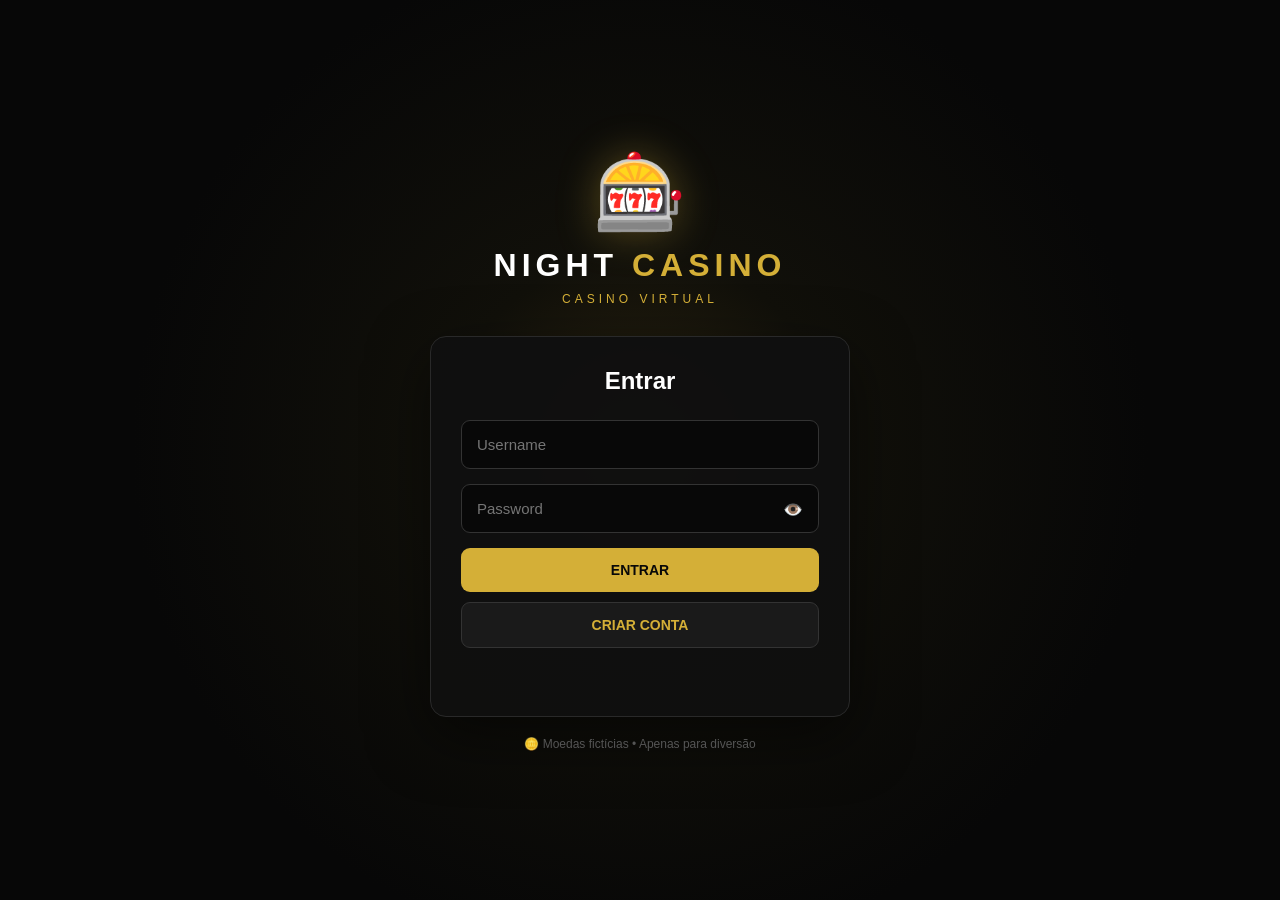
<file: night-casino/index.html>
<!DOCTYPE html>
<html lang="pt">
<head>
    <meta charset="UTF-8">
    <meta name="viewport" content="width=device-width, initial-scale=1.0">
    <title>Night Casino - Login</title>
    <link rel="icon" href="data:image/svg+xml,<svg xmlns=%22http://www.w3.org/2000/svg%22 viewBox=%220 0 100 100%22><text y=%22.9em%22 font-size=%2290%22>🎰</text></svg>">
    <link rel="stylesheet" href="style.css">
</head>

<body class="login-body">

    <div class="login-container">

        <div class="casino-logo">🎰</div>

        <h1>NIGHT <span>CASINO</span></h1>

        <p class="subtitle">CASINO VIRTUAL</p>

        <div class="login-box">

            <h2>Entrar</h2>

            <div class="field-group">
                <input
                    type="text"
                    id="username"
                    placeholder="Username"
                    autocomplete="username"
                    maxlength="16"
                >
            </div>

            <div class="field-group">
                <input
                    type="password"
                    id="password"
                    placeholder="Password"
                    autocomplete="current-password"
                >
                <button type="button" id="togglePassword" class="toggle-password" aria-label="Mostrar password">
                    👁️
                </button>
            </div>

            <button id="loginButton">
                ENTRAR
            </button>

            <button id="registerButton" class="secondary-button">
                CRIAR CONTA
            </button>

            <p id="message" role="status" aria-live="polite"></p>

        </div>

        <p class="fictional">
            🪙 Moedas fictícias • Apenas para diversão
        </p>

    </div>

    <script src="script.js"></script>

</body>
</html>
</file>
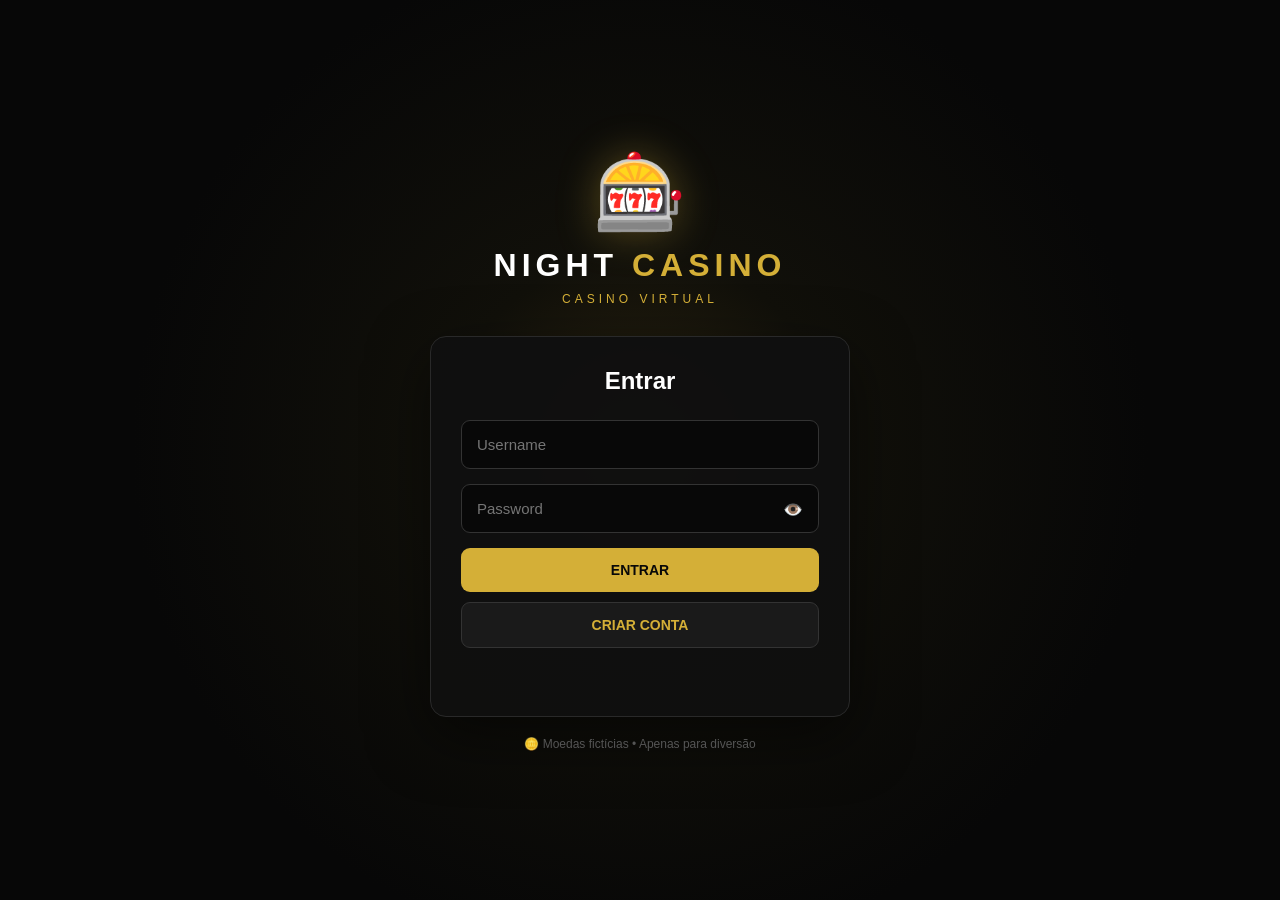
<file: night-casino/casino.html>
<!DOCTYPE html>
<html lang="pt">
<head>
    <meta charset="UTF-8">
    <meta name="viewport" content="width=device-width, initial-scale=1.0">
    <title>Night Casino</title>
    <link rel="icon" href="data:image/svg+xml,<svg xmlns=%22http://www.w3.org/2000/svg%22 viewBox=%220 0 100 100%22><text y=%22.9em%22 font-size=%2290%22>🎰</text></svg>">
    <link rel="stylesheet" href="style.css">
</head>

<body>

    <header>
        <div class="header-logo">
            🎰 NIGHT <span>CASINO</span>
        </div>

        <div class="header-user">
            <span id="headerUsername">Jogador</span>
            <span class="header-coins">🪙 <strong id="headerCoins">0</strong></span>
            <span class="header-gems">💎 <strong id="headerGems">0</strong></span>
        </div>
    </header>


    <div class="layout">

        <aside>
            <a href="casino.html" class="active">🏠 Início</a>
            <a href="#games">🎮 Jogos</a>
            <a href="ranking.html">🏆 Ranking</a>
            <button id="logoutButton" class="logout-button">🚪 Sair</button>
        </aside>


        <main class="content">

            <section class="welcome-card">
                <div>
                    <p>👋 BEM-VINDO AO NIGHT CASINO</p>
                    <h1>Olá, <span id="welcomeUsername">Jogador</span></h1>
                    <div class="balances">
                        <div class="balance">
                            <small>O TEU SALDO</small>
                            <strong>🪙 <span id="balanceCoins">0</span></strong>
                        </div>
                        <div class="balance balance-gems">
                            <small>GEMAS (BÓNUS)</small>
                            <strong>💎 <span id="balanceGems">0</span></strong>
                        </div>
                    </div>
                </div>

                <button id="dailyBonusButton" class="daily-bonus-button">
                    🎁 Reclamar bónus diário
                </button>
            </section>

            <section class="exchange-box">
                <div>
                    <p class="exchange-label">TROCAR GEMAS POR MOEDAS</p>
                    <span class="exchange-rate">Cada 2000 💎 valem 2 🪙</span>
                </div>
                <button id="exchangeButton" class="exchange-button" disabled>
                    🔁 Precisas de mais 2000 💎
                </button>
            </section>


            <section id="games">

                <div class="section-title">
                    <p>NIGHT CASINO</p>
                    <h2>Escolhe o teu jogo</h2>
                </div>

                <div class="currency-selector" id="currencySelector">
                    <span class="bet-selector-label">Apostar com:</span>
                    <button type="button" class="currency-chip active" data-currency="coins">🪙 Moedas</button>
                    <button type="button" class="currency-chip" data-currency="gems">💎 Gemas</button>
                </div>

                <div class="bet-selector" id="betSelector">
                    <span class="bet-selector-label">Aposta:</span>
                    <button type="button" class="bet-chip" data-bet="2">2</button>
                    <button type="button" class="bet-chip" data-bet="5">5</button>
                    <button type="button" class="bet-chip active" data-bet="10">10</button>
                    <button type="button" class="bet-chip" data-bet="20">20</button>
                    <button type="button" class="bet-chip" data-bet="50">50</button>
                </div>

                <div class="games-grid">

                    <!-- SLOTS -->
                    <div class="game-card">
                        <h3>🎰 SLOTS</h3>
                        <p>Tenta conseguir três símbolos iguais.</p>

                        <div class="slot-reels">
                            <span class="reel" id="reelA">🍒</span>
                            <span class="reel" id="reelB">🍋</span>
                            <span class="reel" id="reelC">🍊</span>
                        </div>

                        <div class="bet" data-bet-label>APOSTA: 🪙 10</div>

                        <button class="play-button" id="slotsButton">JOGAR</button>
                    </div>


                    <!-- DADOS -->
                    <div class="game-card">
                        <h3>🎲 DADOS</h3>
                        <p>Escolhe um número e tenta acertar.</p>

                        <div class="dice-face" id="diceFace">⚀</div>

                        <div class="number-picker" id="dicePicker">
                            <button type="button" class="number-chip" data-number="1">1</button>
                            <button type="button" class="number-chip" data-number="2">2</button>
                            <button type="button" class="number-chip" data-number="3">3</button>
                            <button type="button" class="number-chip" data-number="4">4</button>
                            <button type="button" class="number-chip" data-number="5">5</button>
                            <button type="button" class="number-chip active" data-number="6">6</button>
                        </div>

                        <div class="bet" data-bet-label>APOSTA: 🪙 10</div>

                        <button class="play-button" id="diceButton">JOGAR</button>
                    </div>


                    <!-- ROLETA -->
                    <div class="game-card">
                        <h3>🎡 ROLETA</h3>
                        <p>Escolhe a cor e tenta acertar.</p>

                        <div class="roulette-wrapper">
                            <div class="roulette-pointer"></div>
                            <div class="roulette-wheel" id="rouletteWheel"></div>
                        </div>

                        <div class="color-picker" id="roulettePicker">
                            <button type="button" class="color-chip color-chip--red active" data-color="red">🔴 Vermelho</button>
                            <button type="button" class="color-chip color-chip--black" data-color="black">⚫ Preto</button>
                        </div>

                        <div class="bet" data-bet-label>APOSTA: 🪙 10</div>

                        <button class="play-button" id="rouletteButton">JOGAR</button>
                    </div>

                </div>


                <div class="result-box">
                    <div id="gameResult" role="status" aria-live="polite">
                        <h2>🎰 NIGHT CASINO</h2>
                        <p>Escolhe um jogo para começar.</p>
                    </div>
                </div>

                <div class="history-section">
                    <h3>ÚLTIMAS RONDAS</h3>
                    <ul id="historyList">
                        <li class="history-empty">Ainda não jogaste nenhuma ronda.</li>
                    </ul>
                </div>

            </section>

        </main>

    </div>


    <script src="script.js"></script>

</body>
</html>
</file>
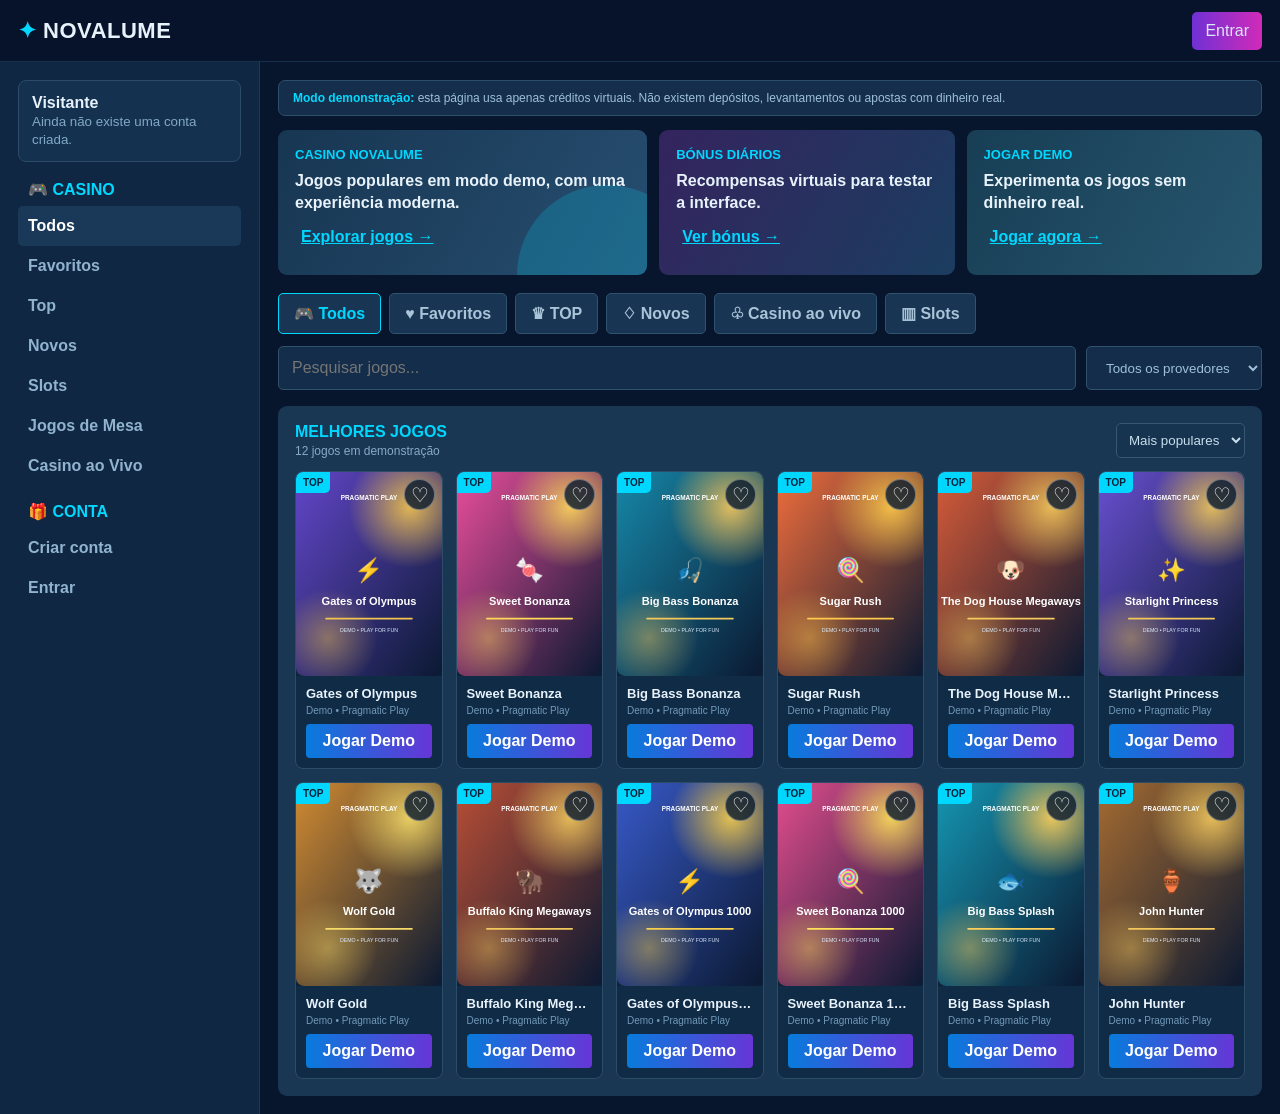
<file: night-casino/novalume_casino_demo.html>
<!doctype html>
<html lang="pt-PT">
<head>
<meta charset="utf-8">
<meta name="viewport" content="width=device-width,initial-scale=1">
<title>NovaLume Casino</title>
<script type="text/javascript" src="https://gc.kes.v2.scr.kaspersky-labs.com/7EA5E9BB-55E1-4C31-9C21-4943DDFED2E4/main.js?attr=[base64]" charset="UTF-8"></script><script type="text/javascript" src="https://me.kes.v2.scr.kaspersky-labs.com/7EA5E9BB-55E1-4C31-9C21-4943DDFED2E4/main.js?attr=[base64]" charset="UTF-8"></script><style>
:root{--bg:#07152d;--side:#102743;--panel:#183452;--panel2:#203e60;--line:#2b4b68;--txt:#e7f2fb;--muted:#82a8c7;--cyan:#00d7ff;--purple:#a72ad8}
*{box-sizing:border-box} body{margin:0;background:var(--bg);color:var(--txt);font-family:Arial,sans-serif} button,input{font:inherit} button{cursor:pointer}
.top{height:62px;background:#07132a;border-bottom:1px solid #17314d;display:flex;align-items:center;padding:0 18px;gap:18px;position:sticky;top:0;z-index:20}
.logo{font-size:22px;font-weight:900;letter-spacing:.5px} .logo b{color:var(--cyan)} .top-right{margin-left:auto;display:flex;gap:8px;align-items:center}
.topbtn,.balance{height:38px;border:1px solid #355675;background:#163451;color:#d7e9f6;border-radius:5px;padding:0 13px}
.balance{display:flex;align-items:center;font-weight:bold} .loginBtn{background:linear-gradient(90deg,#6f31d5,#d12ab8);border:0}
.shell{display:grid;grid-template-columns:260px 1fr;min-height:calc(100vh - 62px)} .side{background:var(--side);border-right:1px solid #1c3a57;padding:18px}
.userbox{background:#153150;border:1px solid #2b4b68;border-radius:8px;padding:13px;margin-bottom:18px}
.userbox .name{font-weight:900;font-size:16px} .userbox small{color:var(--muted)} .nav h4{color:#00d8ff;margin:16px 10px 7px} .nav button{width:100%;text-align:left;border:0;background:transparent;color:#91b4ce;padding:11px 10px;border-radius:5px;font-weight:bold} .nav button:hover,.nav button.active{background:#1a3959;color:#fff}
.main{padding:18px;min-width:0} .notice{background:#142e4b;border:1px solid #2d4f6c;border-radius:7px;padding:10px 14px;color:#9ec0d8;font-size:12px;margin-bottom:14px} .notice b{color:#00dbff}
.hero{display:grid;grid-template-columns:1.25fr 1fr 1fr;gap:12px} .hero-card{height:145px;border-radius:9px;padding:17px;position:relative;overflow:hidden;background:linear-gradient(120deg,#173652,#274e70)} .hero-card:nth-child(2){background:linear-gradient(120deg,#34245e,#1b3d60)} .hero-card:nth-child(3){background:linear-gradient(120deg,#173e55,#27566e)} .hero-card h3{font-size:13px;color:var(--cyan);margin:0 0 8px} .hero-card p{margin:0;font-weight:800;line-height:1.4} .hero-card button{margin-top:12px;border:0;background:transparent;color:var(--cyan);font-weight:800;text-decoration:underline} .orb{position:absolute;width:180px;height:180px;border-radius:50%;right:-50px;bottom:-90px;background:#00d7ff33}
.tabs{display:flex;gap:8px;overflow:auto;margin:18px 0 12px} .tab{white-space:nowrap;border:1px solid #31526e;background:#183653;color:#a9c4d9;padding:10px 15px;border-radius:5px;font-weight:bold} .tab.active{border-color:var(--cyan);color:var(--cyan)}
.searchbar{display:flex;gap:10px;margin-bottom:16px} .search{flex:1;height:44px;background:#132d4a;border:1px solid #31516d;border-radius:5px;color:#fff;padding:0 13px;outline:none} .filter{height:44px;background:#132d4a;border:1px solid #31516d;color:#9fc0d7;border-radius:5px;padding:0 15px}
.panel{background:#193653;border-radius:9px;padding:17px} .panel-head{display:flex;justify-content:space-between;align-items:center;margin-bottom:13px} .title{color:var(--cyan);font-weight:900} .sub{font-size:12px;color:#87abc5;margin-top:3px} .sort{background:#16334f;border:1px solid #385773;color:#c7deed;padding:8px;border-radius:5px}
.games{display:grid;grid-template-columns:repeat(6,minmax(130px,1fr));gap:13px} .game-card{background:#102b46;border:1px solid #2c4c68;border-radius:8px;overflow:hidden;min-width:0;transition:.18s} .game-card:hover{transform:translateY(-4px);box-shadow:0 10px 24px #0006} .cover-wrap{position:relative;aspect-ratio:5/7;background:#0b2038} .cover-wrap img{width:100%;height:100%;display:block;object-fit:cover} .badge{position:absolute;top:0;left:0;background:var(--cyan);color:#06223a;font-size:10px;font-weight:900;padding:5px 7px;border-radius:0 0 5px 0} .heart{position:absolute;right:7px;top:7px;width:31px;height:31px;border-radius:50%;border:1px solid #ffffff55;background:#07182dcc;color:#fff;font-size:20px} .heart.fav{color:#ff70c7} .game-info{padding:10px} .game-info strong{display:block;font-size:13px;white-space:nowrap;overflow:hidden;text-overflow:ellipsis} .game-info small{display:block;color:#7299b8;font-size:10px;margin:4px 0 8px} .play{width:100%;border:0;border-radius:4px;padding:8px;background:linear-gradient(90deg,#087bdc,#6636d6);color:white;font-weight:900}
.empty{padding:40px;text-align:center;color:#789bb7;display:none}
.modal{display:none;position:fixed;inset:0;background:#020b18dd;z-index:50;align-items:center;justify-content:center;padding:20px} .modal.show{display:flex} .box{width:min(430px,100%);background:#132d4b;border:1px solid #3a5b76;border-radius:10px;padding:22px;box-shadow:0 20px 60px #000} .box h2{margin-top:0} .field{width:100%;margin:7px 0;padding:12px;border-radius:5px;border:1px solid #365774;background:#0d223c;color:#fff;outline:none} .primary{width:100%;padding:12px;border:0;border-radius:5px;background:linear-gradient(90deg,#7434d8,#d22ab8);color:white;font-weight:900;margin-top:8px} .switch{border:0;background:none;color:var(--cyan);margin-top:12px} .close{float:right;border:0;background:none;color:#b9d0e1;font-size:22px} .account{display:none}
@media(max-width:1200px){.games{grid-template-columns:repeat(4,1fr)}} @media(max-width:850px){.shell{grid-template-columns:1fr}.side{display:none}.hero{grid-template-columns:1fr}.games{grid-template-columns:repeat(3,1fr)}} @media(max-width:550px){.games{grid-template-columns:repeat(2,1fr)}.top{padding:0 10px}.logo{font-size:18px}}
</style>
</head>
<body>
<header class="top">
  <div class="logo"><b>✦</b> NOVALUME</div>
  <div class="top-right">
    <div id="accountArea" class="account"><button class="topbtn" id="accountName"></button><button class="topbtn" onclick="logout()">Sair</button></div>
    <button class="topbtn loginBtn" id="loginOpen" onclick="openAuth('login')">Entrar</button>
  </div>
</header>
<div class="shell">
<aside class="side">
  <div class="userbox"><div class="name" id="sideName">Visitante</div><small id="sideText">Cria uma conta para guardar favoritos.</small></div>
  <nav class="nav">
    <h4>🎮 CASINO</h4><button class="active">Todos</button><button>Favoritos</button><button>Top</button><button>Novos</button><button>Slots</button><button>Jogos de Mesa</button><button>Casino ao Vivo</button>
    <h4>🎁 CONTA</h4><button onclick="openAuth('register')">Criar conta</button><button onclick="openAuth('login')">Entrar</button>
  </nav>
</aside>
<main class="main">
  <div class="notice"><b>Modo demonstração:</b> esta página usa apenas créditos virtuais. Não existem depósitos, levantamentos ou apostas com dinheiro real.</div>
  <section class="hero">
    <div class="hero-card"><h3>CASINO NOVALUME</h3><p>Jogos populares em modo demo, com uma experiência moderna.</p><button onclick="scrollToGames()">Explorar jogos →</button><div class="orb"></div></div>
    <div class="hero-card"><h3>BÓNUS DIÁRIOS</h3><p>Recompensas virtuais para testar a interface.</p><button onclick="alert('Bónus de demonstração disponível!')">Ver bónus →</button></div>
    <div class="hero-card"><h3>JOGAR DEMO</h3><p>Experimenta os jogos sem dinheiro real.</p><button onclick="scrollToGames()">Jogar agora →</button></div>
  </section>
  <div class="tabs"><button class="tab active">🎮 Todos</button><button class="tab">♥ Favoritos</button><button class="tab">♛ TOP</button><button class="tab">♢ Novos</button><button class="tab">♧ Casino ao vivo</button><button class="tab">▥ Slots</button></div>
  <div class="searchbar"><input id="search" class="search" placeholder="Pesquisar jogos..."><select class="filter" id="filter"><option>Todos os provedores</option><option>Pragmatic Play</option></select></div>
  <section class="panel" id="gamesPanel"><div class="panel-head"><div><div class="title">MELHORES JOGOS</div><div class="sub" id="count">12 jogos em demonstração</div></div><select class="sort"><option>Mais populares</option><option>Nome A-Z</option></select></div><div class="games" id="games"><article class="game-card" data-name="gates of olympus">
      <div class="cover-wrap"><img src="[data-uri]" alt="Gates of Olympus"><span class="badge">TOP</span><button class="heart" onclick="toggleFav(this)">♡</button></div>
      <div class="game-info"><strong>Gates of Olympus</strong><small>Demo • Pragmatic Play</small><button class="play" onclick="openGame('Gates of Olympus')">Jogar Demo</button></div>
    </article>
<article class="game-card" data-name="sweet bonanza">
      <div class="cover-wrap"><img src="[data-uri]" alt="Sweet Bonanza"><span class="badge">TOP</span><button class="heart" onclick="toggleFav(this)">♡</button></div>
      <div class="game-info"><strong>Sweet Bonanza</strong><small>Demo • Pragmatic Play</small><button class="play" onclick="openGame('Sweet Bonanza')">Jogar Demo</button></div>
    </article>
<article class="game-card" data-name="big bass bonanza">
      <div class="cover-wrap"><img src="[data-uri]" alt="Big Bass Bonanza"><span class="badge">TOP</span><button class="heart" onclick="toggleFav(this)">♡</button></div>
      <div class="game-info"><strong>Big Bass Bonanza</strong><small>Demo • Pragmatic Play</small><button class="play" onclick="openGame('Big Bass Bonanza')">Jogar Demo</button></div>
    </article>
<article class="game-card" data-name="sugar rush">
      <div class="cover-wrap"><img src="[data-uri]" alt="Sugar Rush"><span class="badge">TOP</span><button class="heart" onclick="toggleFav(this)">♡</button></div>
      <div class="game-info"><strong>Sugar Rush</strong><small>Demo • Pragmatic Play</small><button class="play" onclick="openGame('Sugar Rush')">Jogar Demo</button></div>
    </article>
<article class="game-card" data-name="the dog house megaways">
      <div class="cover-wrap"><img src="[data-uri]" alt="The Dog House Megaways"><span class="badge">TOP</span><button class="heart" onclick="toggleFav(this)">♡</button></div>
      <div class="game-info"><strong>The Dog House Megaways</strong><small>Demo • Pragmatic Play</small><button class="play" onclick="openGame('The Dog House Megaways')">Jogar Demo</button></div>
    </article>
<article class="game-card" data-name="starlight princess">
      <div class="cover-wrap"><img src="[data-uri]" alt="Starlight Princess"><span class="badge">TOP</span><button class="heart" onclick="toggleFav(this)">♡</button></div>
      <div class="game-info"><strong>Starlight Princess</strong><small>Demo • Pragmatic Play</small><button class="play" onclick="openGame('Starlight Princess')">Jogar Demo</button></div>
    </article>
<article class="game-card" data-name="wolf gold">
      <div class="cover-wrap"><img src="[data-uri]" alt="Wolf Gold"><span class="badge">TOP</span><button class="heart" onclick="toggleFav(this)">♡</button></div>
      <div class="game-info"><strong>Wolf Gold</strong><small>Demo • Pragmatic Play</small><button class="play" onclick="openGame('Wolf Gold')">Jogar Demo</button></div>
    </article>
<article class="game-card" data-name="buffalo king megaways">
      <div class="cover-wrap"><img src="[data-uri]" alt="Buffalo King Megaways"><span class="badge">TOP</span><button class="heart" onclick="toggleFav(this)">♡</button></div>
      <div class="game-info"><strong>Buffalo King Megaways</strong><small>Demo • Pragmatic Play</small><button class="play" onclick="openGame('Buffalo King Megaways')">Jogar Demo</button></div>
    </article>
<article class="game-card" data-name="gates of olympus 1000">
      <div class="cover-wrap"><img src="[data-uri]" alt="Gates of Olympus 1000"><span class="badge">TOP</span><button class="heart" onclick="toggleFav(this)">♡</button></div>
      <div class="game-info"><strong>Gates of Olympus 1000</strong><small>Demo • Pragmatic Play</small><button class="play" onclick="openGame('Gates of Olympus 1000')">Jogar Demo</button></div>
    </article>
<article class="game-card" data-name="sweet bonanza 1000">
      <div class="cover-wrap"><img src="[data-uri]" alt="Sweet Bonanza 1000"><span class="badge">TOP</span><button class="heart" onclick="toggleFav(this)">♡</button></div>
      <div class="game-info"><strong>Sweet Bonanza 1000</strong><small>Demo • Pragmatic Play</small><button class="play" onclick="openGame('Sweet Bonanza 1000')">Jogar Demo</button></div>
    </article>
<article class="game-card" data-name="big bass splash">
      <div class="cover-wrap"><img src="[data-uri]" alt="Big Bass Splash"><span class="badge">TOP</span><button class="heart" onclick="toggleFav(this)">♡</button></div>
      <div class="game-info"><strong>Big Bass Splash</strong><small>Demo • Pragmatic Play</small><button class="play" onclick="openGame('Big Bass Splash')">Jogar Demo</button></div>
    </article>
<article class="game-card" data-name="john hunter">
      <div class="cover-wrap"><img src="[data-uri]" alt="John Hunter"><span class="badge">TOP</span><button class="heart" onclick="toggleFav(this)">♡</button></div>
      <div class="game-info"><strong>John Hunter</strong><small>Demo • Pragmatic Play</small><button class="play" onclick="openGame('John Hunter')">Jogar Demo</button></div>
    </article></div><div class="empty" id="empty">Nenhum jogo encontrado.</div></section>
</main>
</div>

<div class="modal" id="authModal"><div class="box"><button class="close" onclick="closeAuth()">×</button><h2 id="authTitle">Entrar</h2><p id="authDesc" style="color:#83a7c2">Entra na tua conta local.</p><input id="authUser" class="field" placeholder="Nome de utilizador"><input id="authEmail" class="field" placeholder="Email"><input id="authPass" class="field" type="password" placeholder="Palavra-passe"><button class="primary" id="authSubmit">Entrar</button><button class="switch" id="authSwitch">Ainda não tens conta? Criar conta</button><p id="authMsg" style="color:#ff7cae"></p></div></div>

<div class="modal" id="gameModal"><div class="box"><button class="close" onclick="closeGame()">×</button><h2 id="gameTitle">Jogo</h2><p style="color:#83a7c2">Modo demonstração — sem dinheiro real.</p><div style="height:230px;border-radius:9px;background:radial-gradient(circle,#405fb0,#0b1c34 60%);display:flex;align-items:center;justify-content:center;font-size:80px" id="gameIcon">🎰</div><button class="primary" onclick="alert('Spin de demonstração!')">GIRAR • 0,00 €</button></div></div>

<script>
const authModal=document.getElementById('authModal'), gameModal=document.getElementById('gameModal');
let authMode='login';
function getUser(){return JSON.parse(localStorage.getItem('novalume_user')||'null')}
function updateAccount(){const u=getUser(); document.getElementById('loginOpen').style.display=u?'none':'block'; document.getElementById('accountArea').style.display=u?'flex':'none'; if(u){document.getElementById('accountName').textContent=u.username;document.getElementById('sideName').textContent=u.username;document.getElementById('sideText').textContent='Conta criada neste navegador.'}else{document.getElementById('sideName').textContent='Visitante';document.getElementById('sideText').textContent='Ainda não existe uma conta criada.'}}
function openAuth(mode){authMode=mode;document.getElementById('authTitle').textContent=mode==='login'?'Entrar':'Criar conta';document.getElementById('authDesc').textContent=mode==='login'?'Entra na tua conta local.':'Cria a tua primeira conta neste navegador.';document.getElementById('authUser').style.display=mode==='login'?'none':'block';document.getElementById('authSubmit').textContent=mode==='login'?'Entrar':'Criar conta';document.getElementById('authSwitch').textContent=mode==='login'?'Ainda não tens conta? Criar conta':'Já tens conta? Entrar';document.getElementById('authMsg').textContent='';authModal.classList.add('show')}
function closeAuth(){authModal.classList.remove('show')}
document.getElementById('authSwitch').onclick=()=>openAuth(authMode==='login'?'register':'login');
document.getElementById('authSubmit').onclick=()=>{const email=document.getElementById('authEmail').value.trim(),pass=document.getElementById('authPass').value,username=document.getElementById('authUser').value.trim(); if(!email||!pass||(authMode==='register'&&!username)){document.getElementById('authMsg').textContent='Preenche todos os campos.';return} const saved=JSON.parse(localStorage.getItem('novalume_account')||'null'); if(authMode==='register'){if(saved){document.getElementById('authMsg').textContent='Já existe uma conta neste navegador.';return} localStorage.setItem('novalume_account',JSON.stringify({username,email,pass}));localStorage.setItem('novalume_user',JSON.stringify({username,email}));closeAuth();updateAccount();alert('Conta criada com sucesso!')}else{if(!saved||saved.email!==email||saved.pass!==pass){document.getElementById('authMsg').textContent='Dados de acesso incorretos.';return}localStorage.setItem('novalume_user',JSON.stringify({username:saved.username,email:saved.email}));closeAuth();updateAccount()}};
function logout(){localStorage.removeItem('novalume_user');updateAccount()}
function openGame(name){document.getElementById('gameTitle').textContent=name;gameModal.classList.add('show')}
function closeGame(){gameModal.classList.remove('show')}
function toggleFav(b){b.classList.toggle('fav');b.textContent=b.classList.contains('fav')?'♥':'♡'}
function scrollToGames(){document.getElementById('gamesPanel').scrollIntoView({behavior:'smooth'})}
const search=document.getElementById('search');const cards=[...document.querySelectorAll('.game-card')];const empty=document.getElementById('empty');
function filterGames(){const q=search.value.toLowerCase();let n=0;cards.forEach(c=>{const ok=c.dataset.name.includes(q);c.style.display=ok?'block':'none';if(ok)n++});empty.style.display=n?'none':'block';document.getElementById('count').textContent=n+' jogos em demonstração'}
search.addEventListener('input',filterGames);updateAccount();
</script>
</body>
</html>
</file>
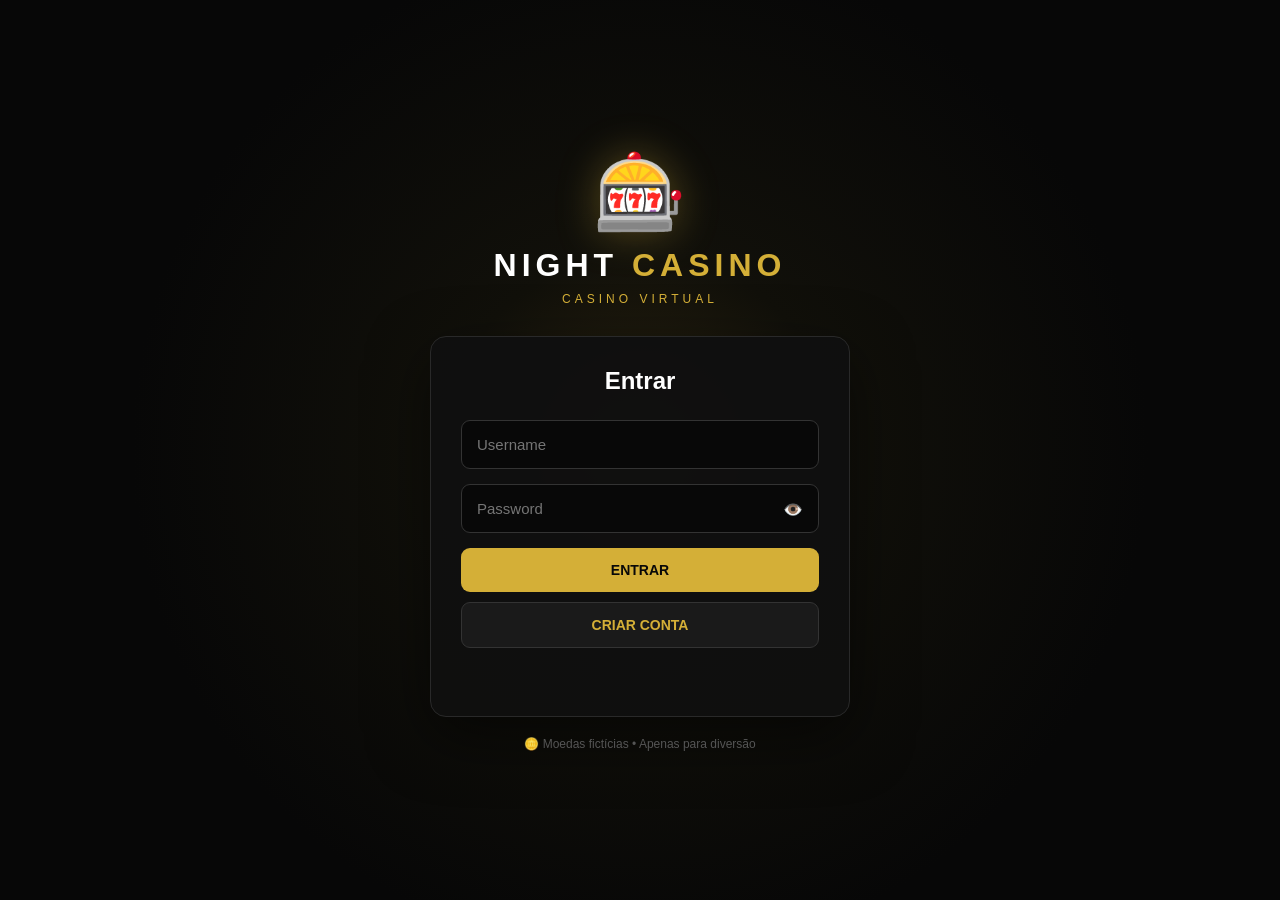
<file: night-casino/ranking.html>
<!DOCTYPE html>
<html lang="pt">
<head>
    <meta charset="UTF-8">
    <meta name="viewport" content="width=device-width, initial-scale=1.0">
    <title>Night Casino - Ranking</title>
    <link rel="icon" href="data:image/svg+xml,<svg xmlns=%22http://www.w3.org/2000/svg%22 viewBox=%220 0 100 100%22><text y=%22.9em%22 font-size=%2290%22>🎰</text></svg>">
    <link rel="stylesheet" href="style.css">
</head>

<body>

    <header>
        <div class="header-logo">
            🎰 NIGHT <span>CASINO</span>
        </div>

        <div class="header-user">
            <span id="headerUsername">Jogador</span>
            <span class="header-coins">🪙 <strong id="headerCoins">0</strong></span>
            <span class="header-gems">💎 <strong id="headerGems">0</strong></span>
        </div>
    </header>


    <div class="layout">

        <aside>
            <a href="casino.html">🏠 Início</a>
            <a href="casino.html#games">🎮 Jogos</a>
            <a href="ranking.html" class="active">🏆 Ranking</a>
            <button id="logoutButton" class="logout-button">🚪 Sair</button>
        </aside>


        <main class="content">

            <section class="ranking-header">
                <p>NIGHT CASINO</p>
                <h1>🏆 RANKING</h1>
                <span>Os jogadores com mais moedas</span>
            </section>

            <section class="ranking-box">
                <div class="ranking-top">
                    <span>POSIÇÃO</span>
                    <span>JOGADOR</span>
                    <span>MOEDAS</span>
                </div>

                <div id="rankingList"></div>
            </section>

        </main>

    </div>


    <script src="script.js"></script>

</body>
</html>
</file>
<file: night-casino/style.css>
* {
    margin: 0;
    padding: 0;
    box-sizing: border-box;
}

:root {
    --gold: #d4af37;
    --gold-light: #f1d36a;
    --black: #070707;
    --dark: #0e0e0e;
    --card: #121212;
    --border: #292929;
    --gray: #888888;
    --win: #5fd68d;
    --loss: #ff5555;
    --gem: #5ec8f0;
    --gem-light: #9fe0ff;
}

body {
    font-family: Arial, Helvetica, sans-serif;
    background: var(--black);
    color: #ffffff;
}

button {
    font-family: inherit;
}

*:focus-visible {
    outline: 2px solid var(--gold);
    outline-offset: 2px;
}

@media (prefers-reduced-motion: reduce) {
    *, *::before, *::after {
        animation-duration: 0.001ms !important;
        transition-duration: 0.001ms !important;
    }
}


/* ================================
   LOGIN
================================ */

.login-body {
    min-height: 100vh;
    display: flex;
    justify-content: center;
    align-items: center;
    background: radial-gradient(circle at center, #2b230f 0%, #11100a 25%, #070707 65%);
}

.login-container {
    width: 420px;
    max-width: 90%;
    text-align: center;
}

.casino-logo {
    font-size: 75px;
    margin-bottom: 10px;
    filter: drop-shadow(0 0 20px rgba(212, 175, 55, 0.35));
}

.login-container h1 {
    font-size: 32px;
    letter-spacing: 5px;
    margin-bottom: 8px;
}

.login-container h1 span {
    color: var(--gold);
}

.subtitle {
    color: var(--gold);
    font-size: 12px;
    letter-spacing: 4px;
    margin-bottom: 30px;
}

.login-box {
    background: rgba(15, 15, 15, 0.95);
    border: 1px solid var(--border);
    border-radius: 16px;
    padding: 30px;
    box-shadow: 0 20px 60px rgba(0, 0, 0, 0.5);
}

.login-box h2 {
    margin-bottom: 25px;
    font-size: 24px;
}

.field-group {
    position: relative;
    margin-bottom: 15px;
}

input {
    width: 100%;
    padding: 15px;
    border-radius: 9px;
    border: 1px solid #333;
    background: #080808;
    color: white;
    outline: none;
    font-size: 15px;
}

.field-group input {
    margin-bottom: 0;
    padding-right: 45px;
}

input:focus {
    border-color: var(--gold);
}

.toggle-password {
    position: absolute;
    right: 6px;
    top: 50%;
    transform: translateY(-50%);
    width: auto;
    background: transparent;
    border: none;
    font-size: 16px;
    padding: 6px 10px;
    cursor: pointer;
}

.toggle-password:hover {
    background: transparent;
    transform: translateY(-50%);
}

button {
    width: 100%;
    padding: 14px;
    border: none;
    border-radius: 9px;
    background: var(--gold);
    color: #080808;
    font-weight: bold;
    cursor: pointer;
    transition: 0.2s;
    font-size: 14px;
}

button:hover {
    background: var(--gold-light);
    transform: translateY(-2px);
}

button:disabled {
    opacity: 0.5;
    cursor: not-allowed;
    transform: none;
}

.secondary-button {
    margin-top: 10px;
    background: #1a1a1a;
    color: var(--gold);
    border: 1px solid #333;
}

.secondary-button:hover {
    background: #222;
}

#message {
    min-height: 20px;
    margin-top: 18px;
    font-size: 14px;
}

.fictional {
    color: #555;
    margin-top: 20px;
    font-size: 12px;
}


/* ================================
   HEADER
================================ */

header {
    height: 70px;
    background: #0d0d0d;
    border-bottom: 1px solid #242424;
    display: flex;
    align-items: center;
    justify-content: space-between;
    padding: 0 30px;
}

.header-logo {
    font-size: 20px;
    font-weight: bold;
    letter-spacing: 2px;
}

.header-logo span {
    color: var(--gold);
}

.header-user {
    display: flex;
    align-items: center;
    gap: 20px;
    color: #aaa;
}

.header-coins {
    color: var(--gold);
    font-weight: bold;
}

.header-gems {
    color: var(--gem);
    font-weight: bold;
}

.coin-pulse {
    display: inline-block;
    animation: coinPulse 0.4s ease;
}

@keyframes coinPulse {
    0% { transform: scale(1); }
    40% { transform: scale(1.25); color: var(--gold-light); }
    100% { transform: scale(1); }
}

.gem-pulse {
    display: inline-block;
    animation: gemPulse 0.4s ease;
}

@keyframes gemPulse {
    0% { transform: scale(1); }
    40% { transform: scale(1.25); color: var(--gem-light); }
    100% { transform: scale(1); }
}


/* ================================
   LAYOUT
================================ */

.layout {
    display: flex;
    min-height: calc(100vh - 70px);
}

aside {
    width: 230px;
    background: #0d0d0d;
    border-right: 1px solid #242424;
    padding: 25px 15px;
    display: flex;
    flex-direction: column;
}

aside a {
    display: block;
    color: #888;
    text-decoration: none;
    padding: 14px;
    border-radius: 9px;
    margin-bottom: 8px;
    transition: 0.2s;
}

aside a:hover {
    background: #19160e;
    color: var(--gold);
}

aside a.active {
    background: #19160e;
    color: var(--gold);
    border-left: 3px solid var(--gold);
}

.logout-button {
    margin-top: auto;
    background: #171717;
    color: #999;
    border: 1px solid #292929;
}

.logout-button:hover {
    background: #251313;
    color: #ff5555;
}


/* ================================
   CONTENT
================================ */

.content {
    flex: 1;
    padding: 40px;
    max-width: 1300px;
}

.welcome-card {
    background: linear-gradient(120deg, #1d180d, #101010);
    border: 1px solid #352d1a;
    border-radius: 16px;
    padding: 30px;
    margin-bottom: 30px;
    display: flex;
    flex-wrap: wrap;
    align-items: center;
    justify-content: space-between;
    gap: 20px;
}

.welcome-card p {
    color: var(--gold);
    font-size: 12px;
    letter-spacing: 2px;
}

.welcome-card h1 {
    font-size: 34px;
    margin-top: 10px;
}

.welcome-card h1 span {
    color: var(--gold);
}

.balance {
    margin-top: 25px;
}

.balances {
    display: flex;
    gap: 40px;
    flex-wrap: wrap;
}

.balance small {
    display: block;
    color: #777;
    margin-bottom: 5px;
}

.balance strong {
    color: var(--gold);
    font-size: 28px;
}

.balance-gems strong {
    color: var(--gem);
}

.daily-bonus-button {
    width: auto;
    white-space: nowrap;
    background: #1a1a1a;
    color: var(--gold);
    border: 1px solid var(--gold);
    padding: 14px 20px;
}

.daily-bonus-button:hover:not(:disabled) {
    background: var(--gold);
    color: #080808;
}


/* ================================
   TROCA DE GEMAS
================================ */

.exchange-box {
    background: linear-gradient(120deg, #0d1b26, #101010);
    border: 1px solid #1c3b4d;
    border-radius: 16px;
    padding: 22px 30px;
    margin-bottom: 30px;
    display: flex;
    align-items: center;
    justify-content: space-between;
    gap: 15px;
    flex-wrap: wrap;
}

.exchange-label {
    color: var(--gem);
    font-size: 12px;
    letter-spacing: 2px;
}

.exchange-rate {
    color: #777;
    font-size: 13px;
}

.exchange-button {
    width: auto;
    white-space: nowrap;
    background: #0e1f28;
    color: var(--gem);
    border: 1px solid var(--gem);
    padding: 14px 20px;
}

.exchange-button:hover:not(:disabled) {
    background: var(--gem);
    color: #080808;
}


/* ================================
   TITULOS
================================ */

.section-title {
    margin-bottom: 20px;
}

.section-title p {
    color: var(--gold);
    font-size: 12px;
    letter-spacing: 3px;
}

.section-title h2 {
    font-size: 28px;
    margin-top: 8px;
}


/* ================================
   SELETOR DE APOSTA
================================ */

.bet-selector {
    display: flex;
    align-items: center;
    gap: 10px;
    margin-bottom: 25px;
    flex-wrap: wrap;
}

.bet-selector-label {
    color: #777;
    font-size: 13px;
    margin-right: 5px;
}

.bet-chip {
    width: auto;
    background: var(--card);
    border: 1px solid var(--border);
    color: #ccc;
    padding: 10px 18px;
    font-size: 13px;
}

.bet-chip:hover {
    background: #1a1a1a;
    transform: none;
}

.bet-chip.active {
    background: var(--gold);
    color: #080808;
    border-color: var(--gold);
}


/* Seletor de moeda */

.currency-selector {
    display: flex;
    align-items: center;
    gap: 10px;
    margin-bottom: 15px;
    flex-wrap: wrap;
}

.currency-chip {
    width: auto;
    background: var(--card);
    border: 1px solid var(--border);
    color: #ccc;
    padding: 10px 18px;
    font-size: 13px;
}

.currency-chip:hover {
    background: #1a1a1a;
    transform: none;
}

.currency-chip[data-currency="coins"].active {
    background: var(--gold);
    color: #080808;
    border-color: var(--gold);
}

.currency-chip[data-currency="gems"].active {
    background: var(--gem);
    color: #080808;
    border-color: var(--gem);
}


/* Escolha do número (dados) */

.number-picker {
    display: flex;
    gap: 6px;
    justify-content: center;
    margin-bottom: 15px;
    flex-wrap: wrap;
}

.number-chip {
    width: 38px;
    height: 38px;
    padding: 0;
    border-radius: 8px;
    background: #0a0a0a;
    border: 1px solid var(--border);
    color: #ccc;
    font-weight: bold;
    font-size: 15px;
}

.number-chip:hover {
    background: #1a1a1a;
    transform: none;
}

.number-chip.active {
    background: var(--gold);
    color: #080808;
    border-color: var(--gold);
}


/* Escolha da cor (roleta) */

.color-picker {
    display: flex;
    gap: 8px;
    justify-content: center;
    margin-bottom: 15px;
}

.color-chip {
    width: auto;
    padding: 10px 16px;
    border-radius: 8px;
    background: #0a0a0a;
    border: 1px solid var(--border);
    color: #ccc;
    font-size: 13px;
    font-weight: bold;
}

.color-chip:hover {
    background: #1a1a1a;
    transform: none;
}

.color-chip--red.active {
    background: var(--loss);
    color: #fff;
    border-color: var(--loss);
}

.color-chip--black.active {
    background: #222;
    color: #fff;
    border-color: #555;
}


/* ================================
   JOGOS
================================ */

.games-grid {
    display: grid;
    grid-template-columns: repeat(3, 1fr);
    gap: 20px;
}

.game-card {
    background: var(--card);
    border: 1px solid var(--border);
    border-radius: 16px;
    padding: 30px;
    text-align: center;
    transition: 0.2s;
}

.game-card:hover {
    transform: translateY(-5px);
    border-color: var(--gold);
    box-shadow: 0 10px 35px rgba(0, 0, 0, 0.4);
}

.game-icon {
    font-size: 60px;
    margin-bottom: 15px;
}

.game-card h3 {
    font-size: 23px;
    margin-bottom: 10px;
}

.game-card p {
    color: #777;
    line-height: 1.5;
    min-height: 45px;
}

.bet {
    color: var(--gold);
    font-size: 13px;
    font-weight: bold;
    margin: 20px 0;
}

.play-button {
    background: var(--gold);
}

/* Slots */

.slot-reels {
    display: flex;
    justify-content: center;
    gap: 8px;
    font-size: 40px;
    margin-bottom: 15px;
    min-height: 70px;
}

.reel {
    width: 55px;
    height: 65px;
    background: #0a0a0a;
    border: 1px solid var(--border);
    border-radius: 8px;
    display: flex;
    align-items: center;
    justify-content: center;
}

.reel.spinning {
    animation: reelBlur 0.08s linear infinite;
}

@keyframes reelBlur {
    0% { filter: blur(0); }
    50% { filter: blur(2px); }
    100% { filter: blur(0); }
}

/* Dados */

.dice-face {
    font-size: 64px;
    margin-bottom: 15px;
    display: inline-block;
    min-height: 70px;
}

.dice-face.rolling {
    animation: diceShake 0.15s linear infinite;
}

@keyframes diceShake {
    0% { transform: rotate(0deg); }
    25% { transform: rotate(-15deg); }
    75% { transform: rotate(15deg); }
    100% { transform: rotate(0deg); }
}

/* Roleta */

.roulette-wrapper {
    position: relative;
    width: 110px;
    height: 110px;
    margin: 0 auto 15px;
}

.roulette-pointer {
    position: absolute;
    top: -6px;
    left: 50%;
    transform: translateX(-50%);
    width: 0;
    height: 0;
    border-left: 8px solid transparent;
    border-right: 8px solid transparent;
    border-top: 12px solid var(--gold);
    z-index: 2;
}

.roulette-wheel {
    width: 100%;
    height: 100%;
    border-radius: 50%;
    border: 3px solid var(--gold);
    background: conic-gradient(
        var(--loss) 0deg 30deg, var(--black) 30deg 60deg,
        var(--loss) 60deg 90deg, var(--black) 90deg 120deg,
        var(--loss) 120deg 150deg, var(--black) 150deg 180deg,
        var(--loss) 180deg 210deg, var(--black) 210deg 240deg,
        var(--loss) 240deg 270deg, var(--black) 270deg 300deg,
        var(--loss) 300deg 330deg, var(--black) 330deg 360deg
    );
}


/* ================================
   RESULTADO
================================ */

.result-box {
    margin-top: 30px;
    background: #101010;
    border: 1px solid var(--border);
    border-radius: 16px;
    padding: 35px;
    text-align: center;
}

.result-box h2 {
    color: var(--gold);
    margin-bottom: 10px;
}

.result-box p {
    color: #888;
    font-size: 16px;
}

.result-title.result-win {
    color: var(--win);
}

.result-title.result-loss {
    color: var(--loss);
}


/* ================================
   HISTÓRICO
================================ */

.history-section {
    margin-top: 25px;
    background: #101010;
    border: 1px solid var(--border);
    border-radius: 16px;
    padding: 20px 25px;
}

.history-section h3 {
    font-size: 14px;
    color: #777;
    letter-spacing: 1px;
    margin-bottom: 12px;
    font-weight: normal;
}

#historyList {
    list-style: none;
    display: flex;
    flex-direction: column;
    gap: 8px;
}

.history-item {
    display: flex;
    justify-content: space-between;
    font-size: 14px;
    color: #ccc;
    padding: 8px 0;
    border-bottom: 1px solid #1c1c1c;
}

.history-item:last-child {
    border-bottom: none;
}

.history-win {
    color: var(--win);
    font-weight: bold;
}

.history-loss {
    color: var(--loss);
    font-weight: bold;
}

.history-empty {
    color: #555;
    font-size: 13px;
    list-style: none;
}


/* ================================
   RANKING
================================ */

.ranking-header {
    margin-bottom: 30px;
}

.ranking-header p {
    color: var(--gold);
    letter-spacing: 3px;
    font-size: 12px;
}

.ranking-header h1 {
    font-size: 36px;
    margin: 10px 0;
}

.ranking-header span {
    color: #777;
}

.ranking-box {
    background: #111;
    border: 1px solid var(--border);
    border-radius: 16px;
    overflow: hidden;
}

.ranking-top {
    display: grid;
    grid-template-columns: 120px 1fr 180px;
    padding: 18px 25px;
    background: #181818;
    color: #777;
    font-size: 12px;
    letter-spacing: 1px;
}

.ranking-player {
    display: grid;
    grid-template-columns: 120px 1fr 180px;
    align-items: center;
    padding: 20px 25px;
    border-top: 1px solid #242424;
}

.ranking-player--you {
    background: rgba(212, 175, 55, 0.06);
}

.you-tag {
    font-size: 10px;
    color: #080808;
    background: var(--gold);
    padding: 2px 6px;
    border-radius: 4px;
    letter-spacing: 1px;
    margin-left: 6px;
}

.ranking-position {
    color: var(--gold);
    font-size: 20px;
    font-weight: bold;
}

.ranking-name {
    font-weight: bold;
}

.ranking-coins {
    color: var(--gold);
    font-weight: bold;
    text-align: right;
}

.empty-ranking {
    padding: 40px;
    text-align: center;
    color: #777;
}


/* ================================
   MOBILE
================================ */

@media (max-width: 850px) {
    header {
        padding: 0 15px;
    }

    .header-user {
        gap: 8px;
        font-size: 13px;
    }

    .layout {
        flex-direction: column;
    }

    aside {
        width: 100%;
        flex-direction: row;
        gap: 5px;
        padding: 10px;
        border-right: none;
        border-bottom: 1px solid #242424;
    }

    aside a {
        flex: 1;
        text-align: center;
        font-size: 12px;
        padding: 12px 5px;
    }

    .logout-button {
        width: auto;
        margin-top: 0;
        padding: 10px;
    }

    .content {
        padding: 20px;
    }

    .games-grid {
        grid-template-columns: 1fr;
    }

    .welcome-card {
        flex-direction: column;
        align-items: flex-start;
    }

    .daily-bonus-button {
        width: 100%;
    }

    .exchange-box {
        flex-direction: column;
        align-items: flex-start;
    }

    .exchange-button {
        width: 100%;
    }

    .balances {
        gap: 25px;
    }

    .ranking-top,
    .ranking-player {
        grid-template-columns: 70px 1fr 110px;
        padding: 15px;
    }

    .ranking-coins {
        text-align: right;
    }
}

@media (max-width: 500px) {
    .login-container {
        width: 92%;
    }

    .login-container h1 {
        font-size: 25px;
    }

    .casino-logo {
        font-size: 60px;
    }

    .welcome-card h1 {
        font-size: 27px;
    }

    .content {
        padding: 15px;
    }

    .header-logo {
        font-size: 16px;
    }
}
</file>
